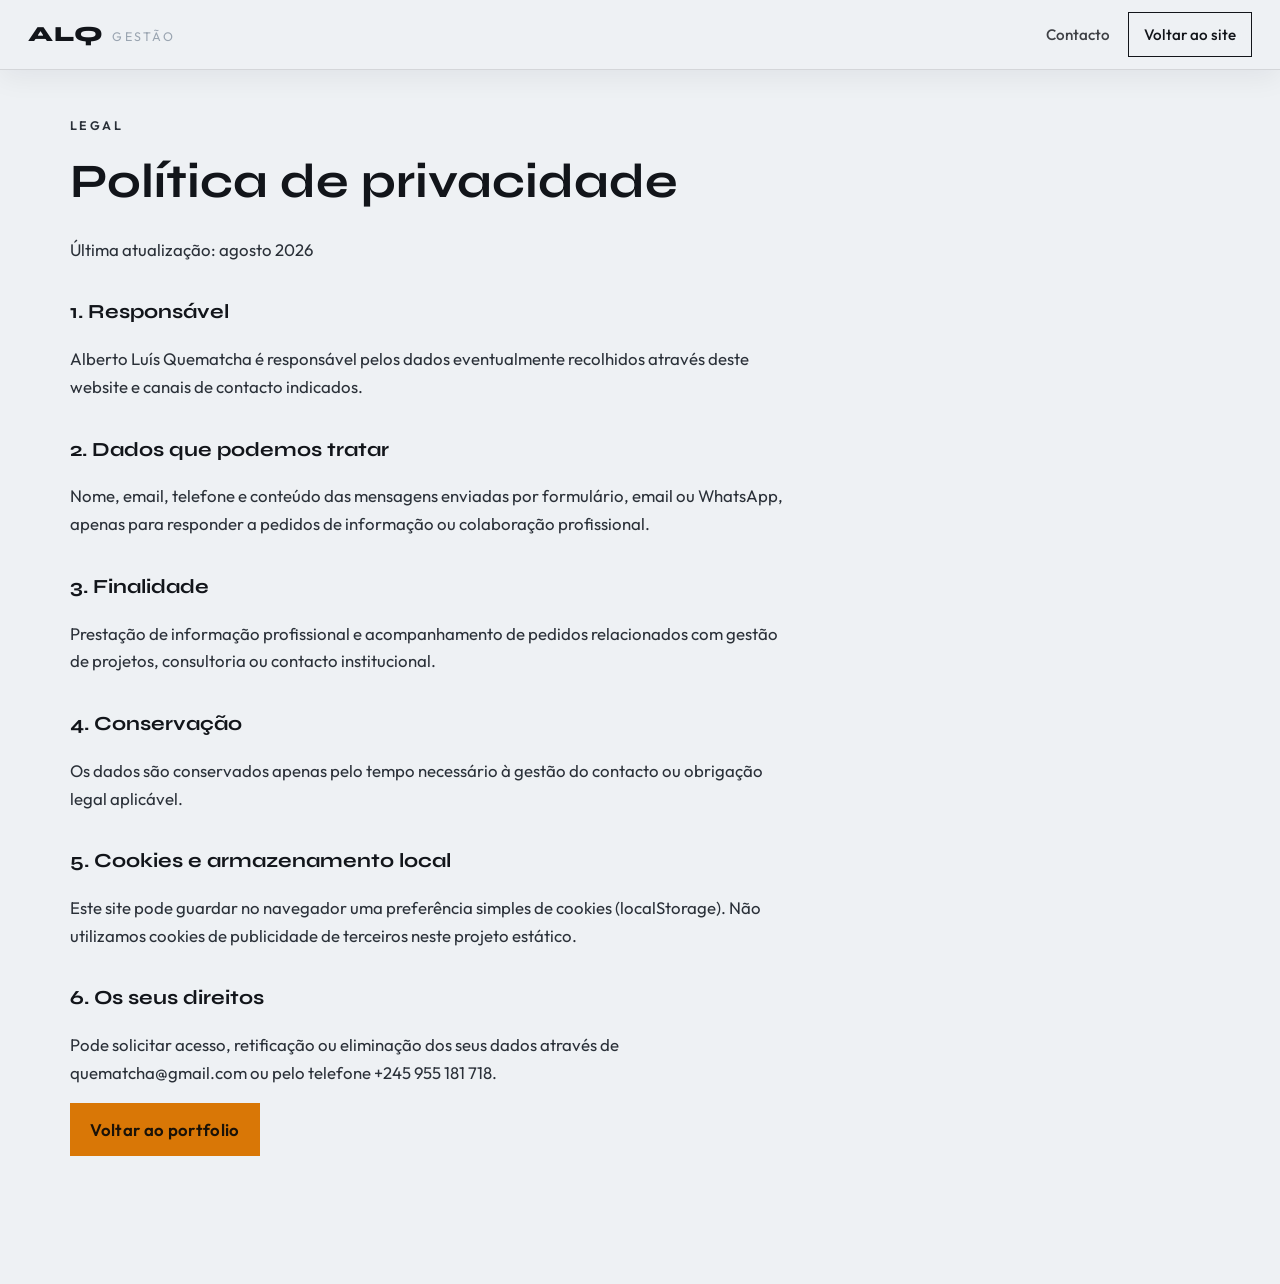
<file: privacidade.html>
<!DOCTYPE html>
<html lang="pt">
<head>
  <meta charset="UTF-8">
  <meta name="viewport" content="width=device-width, initial-scale=1.0, viewport-fit=cover">
  <meta name="description" content="Política de privacidade — Alberto Luís Quematcha">
  <title>Privacidade — Alberto Luís Quematcha</title>
  <link rel="icon" href="assets/favicon.svg" type="image/svg+xml">
  <link rel="preconnect" href="https://fonts.googleapis.com">
  <link rel="preconnect" href="https://fonts.gstatic.com" crossorigin>
  <link href="https://fonts.googleapis.com/css2?family=Outfit:wght@400;500;600&family=Syne:wght@700&display=swap" rel="stylesheet">
  <link rel="stylesheet" href="css/styles.css">
</head>
<body class="legal-page">
  <header class="site-header is-scrolled legal-header">
    <a class="logo" href="index.html" aria-label="Alberto Luís Quematcha — início">
      <span class="logo-mark">ALQ</span>
      <span class="logo-sub">Gestão</span>
    </a>
    <nav class="site-nav" aria-label="Principal">
      <a href="index.html#contacto">Contacto</a>
      <a href="index.html" class="nav-cta">Voltar ao site</a>
    </nav>
  </header>

  <main class="section legal-content">
    <div class="container">
      <p class="eyebrow">Legal</p>
      <h1>Política de privacidade</h1>
      <p class="section-lead">Última atualização: agosto 2026</p>

      <h2>1. Responsável</h2>
      <p>Alberto Luís Quematcha é responsável pelos dados eventualmente recolhidos através deste website e canais de contacto indicados.</p>

      <h2>2. Dados que podemos tratar</h2>
      <p>Nome, email, telefone e conteúdo das mensagens enviadas por formulário, email ou WhatsApp, apenas para responder a pedidos de informação ou colaboração profissional.</p>

      <h2>3. Finalidade</h2>
      <p>Prestação de informação profissional e acompanhamento de pedidos relacionados com gestão de projetos, consultoria ou contacto institucional.</p>

      <h2>4. Conservação</h2>
      <p>Os dados são conservados apenas pelo tempo necessário à gestão do contacto ou obrigação legal aplicável.</p>

      <h2>5. Cookies e armazenamento local</h2>
      <p>Este site pode guardar no navegador uma preferência simples de cookies (localStorage). Não utilizamos cookies de publicidade de terceiros neste projeto estático.</p>

      <h2>6. Os seus direitos</h2>
      <p>Pode solicitar acesso, retificação ou eliminação dos seus dados através de <a href="mailto:quematcha@gmail.com">quematcha@gmail.com</a> ou pelo telefone <a href="tel:+245955181718">+245 955 181 718</a>.</p>

      <p><a class="btn btn-primary" href="index.html">Voltar ao portfolio</a></p>
    </div>
  </main>
</body>
</html>
</file>
<file: css/styles.css>
:root {
  --ink: #12151a;
  --ink-soft: #2a3038;
  --paper: #eef1f4;
  --paper-dim: #dfe5eb;
  --mist: #9aa5b1;
  --line: rgba(18, 21, 26, 0.12);
  --accent: #d97706;
  --accent-deep: #b45309;
  --surface: rgba(255, 255, 255, 0.72);
  --shadow: 0 24px 60px rgba(18, 21, 26, 0.14);
  --radius: 2px;
  --font-display: "Syne", sans-serif;
  --font-body: "Outfit", sans-serif;
  --header-h: 4.25rem;
  --ease: cubic-bezier(0.22, 1, 0.36, 1);
  --space: clamp(1rem, 3.5vw, 1.75rem);
  --section-y: clamp(3.5rem, 9vw, 7rem);
  --container: min(1140px, calc(100% - (var(--space) * 2)));
  --safe-bottom: env(safe-area-inset-bottom, 0px);
  --safe-top: env(safe-area-inset-top, 0px);
}

*,
*::before,
*::after {
  box-sizing: border-box;
}

html {
  scroll-behavior: smooth;
  -webkit-text-size-adjust: 100%;
  text-size-adjust: 100%;
  scroll-padding-top: calc(var(--header-h) + var(--safe-top) + 0.75rem);
}

body {
  margin: 0;
  font-family: var(--font-body);
  font-weight: 400;
  font-size: clamp(0.95rem, 0.9rem + 0.25vw, 1.05rem);
  color: var(--ink);
  background:
    radial-gradient(1200px 600px at 10% -10%, rgba(217, 119, 6, 0.12), transparent 55%),
    radial-gradient(900px 500px at 100% 20%, rgba(42, 48, 56, 0.08), transparent 50%),
    linear-gradient(180deg, #f5f7f9 0%, var(--paper) 40%, #e8edf2 100%);
  background-attachment: fixed;
  line-height: 1.65;
  overflow-x: hidden;
  min-height: 100dvh;
  padding-left: env(safe-area-inset-left, 0px);
  padding-right: env(safe-area-inset-right, 0px);
}

img {
  max-width: 100%;
  height: auto;
  display: block;
}

a {
  color: inherit;
  text-decoration: none;
}

button,
input,
select,
textarea {
  font: inherit;
  color: inherit;
  max-width: 100%;
}

.noise {
  pointer-events: none;
  position: fixed;
  inset: 0;
  z-index: 50;
  opacity: 0.035;
  background-image: url("data:image/svg+xml,%3Csvg viewBox='0 0 200 200' xmlns='http://www.w3.org/2000/svg'%3E%3Cfilter id='n'%3E%3CfeTurbulence type='fractalNoise' baseFrequency='0.85' numOctaves='4' stitchTiles='stitch'/%3E%3C/filter%3E%3Crect width='100%25' height='100%25' filter='url(%23n)'/%3E%3C/svg%3E");
}

.container {
  width: var(--container);
  margin-inline: auto;
}

.site-header {
  position: fixed;
  inset: 0 0 auto;
  z-index: 40;
  display: flex;
  align-items: center;
  justify-content: space-between;
  gap: 1rem;
  padding: calc(0.75rem + var(--safe-top)) var(--space) 0.75rem;
  min-height: calc(var(--header-h) + var(--safe-top));
  backdrop-filter: blur(16px);
  -webkit-backdrop-filter: blur(16px);
  background: rgba(238, 241, 244, 0.78);
  border-bottom: 1px solid transparent;
  transition: border-color 0.3s var(--ease), background 0.3s var(--ease), box-shadow 0.3s var(--ease);
}

.site-header.is-scrolled {
  border-bottom-color: var(--line);
  background: rgba(238, 241, 244, 0.94);
  box-shadow: 0 8px 28px rgba(18, 21, 26, 0.06);
}

.logo {
  display: inline-flex;
  align-items: baseline;
  gap: 0.55rem;
}

.logo-mark {
  font-family: var(--font-display);
  font-weight: 800;
  font-size: 1.35rem;
  letter-spacing: 0.04em;
}

.logo-sub {
  font-size: 0.78rem;
  text-transform: uppercase;
  letter-spacing: 0.18em;
  color: var(--mist);
}

body.nav-open {
  overflow: hidden;
}

.site-nav {
  display: flex;
  align-items: center;
  flex-wrap: wrap;
  justify-content: flex-end;
  gap: 0.35rem 1.1rem;
}

.site-nav a {
  font-size: clamp(0.84rem, 0.8rem + 0.2vw, 0.95rem);
  font-weight: 500;
  opacity: 0.8;
  transition: opacity 0.2s ease, color 0.2s ease;
  white-space: nowrap;
}

.site-nav a:hover,
.site-nav a:focus-visible,
.site-nav a.is-active {
  opacity: 1;
  color: var(--accent-deep);
}

.skip-link {
  position: absolute;
  left: 1rem;
  top: -3rem;
  z-index: 100;
  padding: 0.65rem 1rem;
  background: var(--ink);
  color: #fff;
  font-weight: 600;
}

.skip-link:focus {
  top: 1rem;
}

.page-progress {
  position: fixed;
  top: 0;
  left: 0;
  z-index: 55;
  height: 3px;
  width: 0;
  background: linear-gradient(90deg, var(--accent), #f59e0b);
  pointer-events: none;
}

.nav-cta {
  padding: 0.55rem 0.95rem;
  border: 1px solid var(--ink);
  opacity: 1 !important;
  transition: background 0.25s var(--ease), color 0.25s var(--ease);
}

.nav-cta:hover,
.nav-cta:focus-visible {
  background: var(--ink);
  color: var(--paper) !important;
}

.nav-toggle {
  display: none;
  width: 2.5rem;
  height: 2.5rem;
  border: 0;
  background: transparent;
  padding: 0;
  cursor: pointer;
}

.nav-toggle span {
  display: block;
  width: 1.35rem;
  height: 2px;
  margin: 0.35rem auto;
  background: var(--ink);
  transition: transform 0.3s var(--ease), opacity 0.2s ease;
}

.nav-toggle[aria-expanded="true"] span:first-child {
  transform: translateY(4px) rotate(45deg);
}

.nav-toggle[aria-expanded="true"] span:last-child {
  transform: translateY(-4px) rotate(-45deg);
}

.hero {
  position: relative;
  min-height: 100vh;
  min-height: 100dvh;
  display: grid;
  align-items: end;
  color: #f4f6f8;
  overflow: hidden;
}

.hero-bg {
  position: absolute;
  inset: 0;
}

.hero-image {
  width: 100%;
  height: 100%;
  object-fit: cover;
  object-position: center;
  transform: scale(1.06);
  animation: heroZoom 18s var(--ease) forwards;
}

.hero-bg::after {
  content: "";
  position: absolute;
  inset: 0;
  background:
    linear-gradient(180deg, rgba(12, 16, 22, 0.4) 0%, rgba(12, 16, 22, 0.58) 45%, rgba(12, 16, 22, 0.9) 100%),
    linear-gradient(90deg, rgba(12, 16, 22, 0.55), transparent 55%);
}

.hero-grid {
  position: absolute;
  inset: 0;
  z-index: 1;
  background-image:
    linear-gradient(rgba(255, 255, 255, 0.05) 1px, transparent 1px),
    linear-gradient(90deg, rgba(255, 255, 255, 0.05) 1px, transparent 1px);
  background-size: clamp(48px, 8vw, 72px) clamp(48px, 8vw, 72px);
  mask-image: linear-gradient(180deg, rgba(0, 0, 0, 0.55), transparent 75%);
  pointer-events: none;
}

.hero-glow {
  position: absolute;
  width: min(40vw, 420px);
  height: min(40vw, 420px);
  right: -8%;
  bottom: 10%;
  border-radius: 50%;
  background: radial-gradient(circle, rgba(217, 119, 6, 0.35), transparent 65%);
  filter: blur(20px);
  z-index: 1;
  animation: glowPulse 6s ease-in-out infinite alternate;
}

.hero-content {
  position: relative;
  z-index: 2;
  width: var(--container);
  margin: 0 auto clamp(3.5rem, 8vw, 5.5rem);
  padding-top: calc(var(--header-h) + var(--safe-top) + clamp(2rem, 6vw, 3.5rem));
}

.brand-lockup {
  margin: 0 0 0.35rem;
  font-family: var(--font-display);
  font-weight: 800;
  font-size: clamp(3rem, 11vw, 7.5rem);
  line-height: 0.9;
  letter-spacing: -0.03em;
  animation: riseIn 0.9s var(--ease) both;
}

.hero-owner {
  margin: 0 0 1.1rem;
  font-size: clamp(0.85rem, 2vw, 1.15rem);
  font-weight: 500;
  letter-spacing: 0.08em;
  text-transform: uppercase;
  color: rgba(244, 246, 248, 0.78);
  animation: riseIn 0.9s 0.06s var(--ease) both;
}

.hero h1 {
  margin: 0 0 1rem;
  max-width: 20ch;
  font-family: var(--font-display);
  font-size: clamp(1.35rem, 3.2vw, 2.45rem);
  font-weight: 700;
  line-height: 1.18;
  letter-spacing: -0.02em;
  animation: riseIn 0.9s 0.12s var(--ease) both;
  text-wrap: balance;
}

.hero-lead {
  margin: 0 0 1.75rem;
  max-width: 42ch;
  font-size: clamp(0.98rem, 1.5vw, 1.1rem);
  color: rgba(244, 246, 248, 0.82);
  animation: riseIn 0.9s 0.22s var(--ease) both;
}

.hero-actions {
  display: flex;
  flex-wrap: wrap;
  gap: 0.75rem;
  animation: riseIn 0.9s 0.32s var(--ease) both;
}

.hero-scroll {
  position: absolute;
  z-index: 2;
  left: var(--space);
  bottom: calc(1.25rem + var(--safe-bottom));
  font-size: 0.72rem;
  letter-spacing: 0.22em;
  text-transform: uppercase;
  opacity: 0.7;
  animation: fadeFloat 2.4s ease-in-out infinite;
}

.btn {
  display: inline-flex;
  align-items: center;
  justify-content: center;
  gap: 0.45rem;
  min-height: 2.9rem;
  padding: 0.7rem 1.2rem;
  border: 1px solid transparent;
  cursor: pointer;
  font-weight: 600;
  letter-spacing: 0.02em;
  text-align: center;
  transition: transform 0.25s var(--ease), background 0.25s var(--ease), color 0.25s var(--ease), border-color 0.25s var(--ease);
  touch-action: manipulation;
}

.btn:hover,
.btn:focus-visible {
  transform: translateY(-2px);
}

.btn-primary {
  background: var(--accent);
  color: #1a1208;
  border-color: var(--accent);
}

.btn-primary:hover,
.btn-primary:focus-visible {
  background: #f59e0b;
  border-color: #f59e0b;
}

.btn-ghost {
  background: transparent;
  color: #f4f6f8;
  border-color: rgba(244, 246, 248, 0.45);
}

.btn-ghost:hover,
.btn-ghost:focus-visible {
  border-color: #f4f6f8;
  background: rgba(244, 246, 248, 0.08);
}

.btn-whatsapp {
  gap: 0.5rem;
  background: #128c7e;
  color: #fff;
  border-color: #128c7e;
}

.btn-whatsapp:hover,
.btn-whatsapp:focus-visible {
  background: #075e54;
  border-color: #075e54;
  color: #fff;
}

.section {
  padding: var(--section-y) 0;
}

.section-intro h2,
.about-grid h2,
.contact-copy h2 {
  margin: 0.35rem 0 0;
  font-family: var(--font-display);
  font-size: clamp(1.55rem, 3.4vw, 2.6rem);
  line-height: 1.15;
  letter-spacing: -0.02em;
  text-wrap: balance;
}

.eyebrow {
  margin: 0;
  font-size: 0.78rem;
  font-weight: 600;
  letter-spacing: 0.2em;
  text-transform: uppercase;
  color: var(--accent-deep);
}

.section-lead {
  margin: 0.9rem 0 0;
  max-width: 48ch;
  color: var(--ink-soft);
}

.about-grid {
  display: grid;
  grid-template-columns: minmax(0, 1fr) minmax(0, 1.15fr);
  gap: clamp(1.5rem, 5vw, 4rem);
  align-items: start;
}

.about-name {
  margin: 0 0 0.35rem !important;
  font-family: var(--font-display);
  font-size: 1.35rem;
  font-weight: 700;
  color: var(--ink) !important;
  letter-spacing: -0.01em;
}

.about-role {
  margin: 0 0 1rem !important;
  font-size: 0.92rem !important;
  font-weight: 600;
  letter-spacing: 0.06em;
  text-transform: uppercase;
  color: var(--accent-deep) !important;
}

.about-copy p {
  margin: 0 0 1rem;
  color: var(--ink-soft);
  font-size: 1.05rem;
}

.footer-owner {
  margin: 0.65rem 0 0 !important;
  font-weight: 600;
  color: var(--ink) !important;
  font-size: 0.98rem !important;
}

.timeline {
  margin-top: 2.5rem;
  display: grid;
  gap: 0;
  border-left: 2px solid var(--line);
  padding-left: 0;
}

.timeline-item {
  position: relative;
  padding: 1.5rem 0 1.5rem 1.75rem;
  border-bottom: 1px solid var(--line);
}

.timeline-item:last-child {
  border-bottom: 0;
}

.timeline-item::before {
  content: "";
  position: absolute;
  left: -0.45rem;
  top: 1.85rem;
  width: 0.7rem;
  height: 0.7rem;
  border-radius: 50%;
  background: var(--accent);
  box-shadow: 0 0 0 4px rgba(217, 119, 6, 0.2);
}

.timeline-date {
  display: block;
  margin-bottom: 0.4rem;
  font-size: 0.78rem;
  font-weight: 600;
  letter-spacing: 0.14em;
  text-transform: uppercase;
  color: var(--accent-deep);
}

.timeline-item h3 {
  margin: 0 0 0.25rem;
  font-family: var(--font-display);
  font-size: 1.2rem;
}

.timeline-org {
  margin: 0 0 0.65rem;
  font-weight: 600;
  color: var(--ink);
}

.timeline-item > p:last-child {
  margin: 0;
  color: var(--ink-soft);
}

.edu-grid {
  display: grid;
  grid-template-columns: repeat(2, minmax(0, 1fr));
  gap: 1.25rem;
  margin-top: 2.5rem;
}

.edu-card {
  padding: 1.5rem;
  border: 1px solid rgba(238, 241, 244, 0.18);
  background: rgba(255, 255, 255, 0.04);
}

.edu-year {
  display: block;
  margin-bottom: 0.65rem;
  font-size: 0.78rem;
  font-weight: 600;
  letter-spacing: 0.14em;
  text-transform: uppercase;
  color: var(--accent);
}

.edu-card h3 {
  margin: 0 0 0.65rem;
  font-family: var(--font-display);
  font-size: 1.15rem;
}

.edu-card p {
  margin: 0;
  color: rgba(238, 241, 244, 0.72);
}

.lang-block {
  margin-top: 2.5rem;
  padding-top: 2rem;
  border-top: 1px solid rgba(238, 241, 244, 0.18);
}

.lang-block h3 {
  margin: 0 0 1rem;
  font-family: var(--font-display);
  font-size: 1.2rem;
}

.lang-table {
  width: 100%;
  border-collapse: collapse;
  font-size: 0.95rem;
}

.lang-table th,
.lang-table td {
  padding: 0.75rem 0.85rem;
  text-align: left;
  border-bottom: 1px solid rgba(238, 241, 244, 0.14);
}

.lang-table th {
  color: var(--accent);
  font-weight: 600;
  font-size: 0.82rem;
  letter-spacing: 0.06em;
  text-transform: uppercase;
}

.lang-table td:first-child {
  color: rgba(238, 241, 244, 0.7);
}

.about-stats {
  display: grid;
  grid-template-columns: repeat(3, minmax(0, 1fr));
  gap: 1rem;
  margin: 2rem 0 0;
  padding: 1.4rem 0 0;
  border-top: 1px solid var(--line);
}

.about-stats dt {
  font-size: 0.78rem;
  color: var(--mist);
  margin-bottom: 0.35rem;
}

.about-stats dd {
  margin: 0;
  font-family: var(--font-display);
  font-size: clamp(1.8rem, 3vw, 2.4rem);
  font-weight: 700;
  letter-spacing: -0.03em;
}

.services {
  background:
    linear-gradient(180deg, rgba(18, 21, 26, 0.03), transparent 30%),
    linear-gradient(90deg, transparent, rgba(217, 119, 6, 0.05), transparent);
}

.service-list {
  list-style: none;
  margin: 2.5rem 0 0;
  padding: 0;
  display: grid;
  grid-template-columns: repeat(2, minmax(0, 1fr));
  gap: 1px;
  background: var(--line);
  border: 1px solid var(--line);
}

.service-item {
  margin: 0;
  padding: 1.75rem 1.5rem;
  background: rgba(255, 255, 255, 0.55);
  transition: background 0.3s var(--ease), transform 0.3s var(--ease);
}

.service-item:hover {
  background: #fff;
  transform: translateY(-3px);
}

.service-num {
  display: block;
  margin-bottom: 1.1rem;
  font-family: var(--font-display);
  font-weight: 700;
  color: var(--accent);
  letter-spacing: 0.06em;
}

.service-item h3 {
  margin: 0 0 0.55rem;
  font-family: var(--font-display);
  font-size: 1.25rem;
}

.service-item p {
  margin: 0;
  color: var(--ink-soft);
}

.projects-intro {
  display: flex;
  flex-wrap: wrap;
  justify-content: space-between;
  gap: 1.25rem;
  align-items: end;
  margin-bottom: 2rem;
}

.filter-bar {
  display: flex;
  flex-wrap: wrap;
  gap: 0.45rem;
}

.filter-btn {
  border: 1px solid var(--line);
  background: transparent;
  padding: 0.45rem 0.85rem;
  cursor: pointer;
  font-size: 0.88rem;
  font-weight: 500;
  transition: background 0.2s ease, border-color 0.2s ease, color 0.2s ease;
}

.filter-btn:hover,
.filter-btn.is-active {
  background: var(--ink);
  border-color: var(--ink);
  color: var(--paper);
}

.project-grid {
  display: grid;
  grid-template-columns: repeat(12, minmax(0, 1fr));
  gap: clamp(0.85rem, 2vw, 1.25rem);
}

.project-card {
  grid-column: span 4;
  position: relative;
  overflow: hidden;
  background: var(--ink);
  color: #f4f6f8;
  cursor: pointer;
  outline: none;
  min-width: 0;
  transition: transform 0.35s var(--ease), opacity 0.35s var(--ease), filter 0.35s var(--ease);
}

.project-card:nth-child(1),
.project-card:nth-child(6) {
  grid-column: span 8;
}

.project-card.is-hidden {
  display: none;
}

.project-media {
  aspect-ratio: 4 / 3;
  overflow: hidden;
}

.project-card:nth-child(1) .project-media,
.project-card:nth-child(6) .project-media {
  aspect-ratio: 16 / 10;
}

.project-media img {
  width: 100%;
  height: 100%;
  object-fit: cover;
  transition: transform 0.7s var(--ease);
}

.project-card:hover .project-media img,
.project-card:focus-visible .project-media img {
  transform: scale(1.06);
}

.project-meta {
  position: absolute;
  inset: auto 0 0;
  padding: clamp(1rem, 2.5vw, 1.35rem) clamp(0.9rem, 2vw, 1.25rem) 1.1rem;
  background: linear-gradient(180deg, transparent, rgba(10, 12, 16, 0.92));
  transform: translateY(0.35rem);
  transition: transform 0.35s var(--ease);
}

.project-card:hover .project-meta,
.project-card:focus-visible .project-meta {
  transform: translateY(0);
}

.project-meta span {
  display: block;
  margin-bottom: 0.35rem;
  font-size: 0.75rem;
  letter-spacing: 0.12em;
  text-transform: uppercase;
  color: rgba(244, 246, 248, 0.7);
}

.project-meta h3 {
  margin: 0 0 0.35rem;
  font-family: var(--font-display);
  font-size: 1.2rem;
}

.project-meta p {
  margin: 0;
  font-size: 0.92rem;
  color: rgba(244, 246, 248, 0.78);
  max-width: 40ch;
}

.process {
  background: var(--ink);
  color: #eef1f4;
}

.process .eyebrow {
  color: var(--accent);
}

.process-steps {
  list-style: none;
  margin: 2.5rem 0 0;
  padding: 0;
  display: grid;
  grid-template-columns: repeat(4, minmax(0, 1fr));
  gap: 1.25rem;
  counter-reset: step;
}

.process-steps li {
  position: relative;
  padding-top: 2.5rem;
  border-top: 1px solid rgba(238, 241, 244, 0.18);
  counter-increment: step;
}

.process-steps li::before {
  content: counter(step, decimal-leading-zero);
  position: absolute;
  top: 0.6rem;
  left: 0;
  font-family: var(--font-display);
  font-weight: 700;
  color: var(--accent);
}

.process-steps h3 {
  margin: 0 0 0.55rem;
  font-family: var(--font-display);
  font-size: 1.15rem;
}

.process-steps p {
  margin: 0;
  color: rgba(238, 241, 244, 0.72);
}

.filter-empty {
  margin: 1.5rem 0 0;
  color: var(--mist);
}

.testimonials {
  background:
    radial-gradient(700px 280px at 80% 0%, rgba(217, 119, 6, 0.1), transparent 60%),
    linear-gradient(180deg, rgba(18, 21, 26, 0.02), transparent);
}

.testimonial-slider {
  margin-top: 2.5rem;
  max-width: 760px;
}

.testimonial {
  display: none;
  margin: 0;
  padding: 1.75rem 0;
  border-top: 1px solid var(--line);
}

.testimonial.is-active {
  display: block;
  animation: riseIn 0.55s var(--ease);
}

.testimonial blockquote {
  margin: 0 0 1.25rem;
  font-family: var(--font-display);
  font-size: clamp(1.25rem, 2.4vw, 1.7rem);
  line-height: 1.35;
  letter-spacing: -0.01em;
}

.testimonial figcaption {
  display: grid;
  gap: 0.15rem;
}

.testimonial figcaption span {
  color: var(--mist);
  font-size: 0.92rem;
}

.slider-controls {
  display: flex;
  align-items: center;
  gap: 0.75rem;
  margin-top: 0.5rem;
}

.slider-btn {
  width: 2.5rem;
  height: 2.5rem;
  border: 1px solid var(--line);
  background: transparent;
  cursor: pointer;
  font-size: 1.35rem;
  line-height: 1;
}

.slider-btn:hover,
.slider-btn:focus-visible {
  border-color: var(--ink);
  background: var(--ink);
  color: var(--paper);
}

.slider-dots {
  display: flex;
  gap: 0.4rem;
}

.slider-dot {
  width: 0.55rem;
  height: 0.55rem;
  border: 0;
  border-radius: 50%;
  background: var(--paper-dim);
  cursor: pointer;
  padding: 0;
}

.slider-dot.is-active {
  background: var(--accent);
}

.faq-grid {
  display: grid;
  grid-template-columns: minmax(0, 0.85fr) minmax(0, 1.15fr);
  gap: clamp(1.5rem, 5vw, 4rem);
  align-items: start;
}

.accordion {
  display: grid;
  gap: 0.65rem;
}

.accordion-item {
  border: 1px solid var(--line);
  background: rgba(255, 255, 255, 0.55);
  padding: 0 1.1rem;
}

.accordion-item summary {
  cursor: pointer;
  list-style: none;
  padding: 1.1rem 0;
  font-family: var(--font-display);
  font-weight: 700;
  font-size: 1.05rem;
}

.accordion-item summary::-webkit-details-marker {
  display: none;
}

.accordion-item summary::after {
  content: "+";
  float: right;
  color: var(--accent-deep);
  font-weight: 700;
}

.accordion-item[open] summary::after {
  content: "–";
}

.accordion-item p {
  margin: 0 0 1.1rem;
  color: var(--ink-soft);
}

.contact-grid {
  display: grid;
  grid-template-columns: minmax(0, 0.95fr) minmax(0, 1.05fr);
  gap: clamp(1.5rem, 5vw, 4rem);
  align-items: start;
}

.contact-details {
  list-style: none;
  margin: 2rem 0 0;
  padding: 0;
  display: grid;
  gap: 1rem;
}

.contact-details li {
  display: grid;
  gap: 0.2rem;
  padding-bottom: 1rem;
  border-bottom: 1px solid var(--line);
}

.contact-details span:first-child {
  font-size: 0.75rem;
  letter-spacing: 0.14em;
  text-transform: uppercase;
  color: var(--mist);
}

.contact-details a:hover,
.contact-details a:focus-visible {
  color: var(--accent-deep);
}

.contact-form {
  display: grid;
  gap: 1rem;
  padding: 1.5rem;
  background: var(--surface);
  border: 1px solid var(--line);
  backdrop-filter: blur(8px);
  box-shadow: var(--shadow);
}

.field {
  display: grid;
  gap: 0.4rem;
}

.field label {
  font-size: 0.85rem;
  font-weight: 500;
}

.field input,
.field select,
.field textarea {
  width: 100%;
  border: 1px solid var(--line);
  background: rgba(255, 255, 255, 0.85);
  padding: 0.75rem 0.85rem;
  border-radius: var(--radius);
  outline: none;
  transition: border-color 0.2s ease, box-shadow 0.2s ease;
}

.field input:focus,
.field select:focus,
.field textarea:focus {
  border-color: var(--accent);
  box-shadow: 0 0 0 3px rgba(217, 119, 6, 0.18);
}

.field textarea {
  resize: vertical;
  min-height: 130px;
}

.field-row {
  display: grid;
  grid-template-columns: repeat(2, minmax(0, 1fr));
  gap: 1rem;
}

.form-actions {
  display: flex;
  flex-wrap: wrap;
  gap: 0.75rem;
}

.form-actions .btn {
  flex: 1 1 12rem;
}

.form-hint {
  margin: 0;
  font-size: 0.85rem;
  color: var(--mist);
}

.form-status {
  min-height: 1.25rem;
  margin: 0;
  font-size: 0.92rem;
  color: var(--accent-deep);
}

.contact-channels {
  margin-top: 1.5rem;
}

.site-footer {
  border-top: 1px solid var(--line);
  padding: 2.5rem 0 2rem;
}

.footer-grid {
  display: grid;
  grid-template-columns: minmax(0, 1.2fr) minmax(0, 1fr) minmax(0, 1fr);
  gap: 1.5rem;
  margin-bottom: 1.75rem;
}

.footer-tagline {
  margin: 0.75rem 0 0;
  max-width: 28ch;
}

.footer-nav,
.footer-social {
  display: grid;
  gap: 0.55rem;
  align-content: start;
}

.footer-nav a:hover,
.footer-social a:hover,
.footer-nav a:focus-visible,
.footer-social a:focus-visible {
  color: var(--accent-deep);
}

.footer-bottom {
  display: flex;
  flex-wrap: wrap;
  gap: 1rem;
  justify-content: space-between;
  align-items: center;
  padding-top: 1.25rem;
  border-top: 1px solid var(--line);
}

.site-footer p {
  margin: 0;
  color: var(--mist);
  font-size: 0.9rem;
}

.back-top {
  font-size: 0.88rem;
  font-weight: 600;
  letter-spacing: 0.04em;
}

.back-top:hover,
.back-top:focus-visible {
  color: var(--accent-deep);
}

.whatsapp-fab {
  position: fixed;
  right: max(1rem, env(safe-area-inset-right));
  bottom: max(1rem, calc(1rem + var(--safe-bottom)));
  z-index: 45;
  display: inline-flex;
  align-items: center;
  gap: 0.55rem;
  min-height: 3.4rem;
  padding: 0.7rem 1rem 0.7rem 0.85rem;
  border-radius: 999px;
  background: #25d366;
  color: #053b1d;
  font-weight: 700;
  box-shadow: 0 14px 30px rgba(7, 94, 84, 0.35);
  transition: transform 0.25s var(--ease), box-shadow 0.25s var(--ease);
  touch-action: manipulation;
}

.whatsapp-fab:hover,
.whatsapp-fab:focus-visible {
  transform: translateY(-3px) scale(1.02);
  box-shadow: 0 18px 36px rgba(7, 94, 84, 0.42);
  color: #042e17;
}

.whatsapp-fab-label {
  font-size: 0.92rem;
}

.cookie-banner {
  position: fixed;
  left: 1rem;
  right: 1rem;
  bottom: 1rem;
  z-index: 48;
  display: flex;
  flex-wrap: wrap;
  gap: 1rem;
  align-items: center;
  justify-content: space-between;
  max-width: 720px;
  margin-inline: auto;
  padding: 1rem 1.15rem;
  background: #fff;
  border: 1px solid var(--line);
  box-shadow: var(--shadow);
}

.cookie-banner[hidden] {
  display: none !important;
}

.cookie-banner p {
  margin: 0;
  flex: 1;
  min-width: 220px;
  font-size: 0.92rem;
  color: var(--ink-soft);
}

.cookie-banner a {
  text-decoration: underline;
}

.lightbox {
  position: fixed;
  inset: 0;
  z-index: 60;
  display: grid;
  place-items: center;
  align-content: center;
  gap: 0.5rem;
  padding: max(1rem, env(safe-area-inset-top)) max(1rem, env(safe-area-inset-right)) max(1rem, env(safe-area-inset-bottom)) max(1rem, env(safe-area-inset-left));
  background: rgba(10, 12, 16, 0.92);
  backdrop-filter: blur(6px);
  overflow-y: auto;
}

.lightbox[hidden] {
  display: none !important;
}

.lightbox img {
  max-width: min(1000px, 100%);
  max-height: 68vh;
  object-fit: contain;
  box-shadow: var(--shadow);
}

.lightbox-caption {
  margin-top: 1rem;
  color: #eef1f4;
  text-align: center;
  max-width: 52ch;
}

.lightbox-caption strong {
  display: block;
  font-family: var(--font-display);
  font-size: 1.2rem;
  margin-bottom: 0.35rem;
}

.lightbox-caption p {
  margin: 0;
  color: rgba(238, 241, 244, 0.75);
  font-size: 0.95rem;
}

.lightbox-close {
  position: absolute;
  top: 1rem;
  right: 1rem;
  width: 2.75rem;
  height: 2.75rem;
  border: 1px solid rgba(255, 255, 255, 0.3);
  background: transparent;
  color: #fff;
  font-size: 1.6rem;
  cursor: pointer;
}

.legal-page {
  background: var(--paper);
}

.legal-content {
  padding-top: calc(var(--header-h) + 3rem);
}

.legal-content h1 {
  margin: 0.35rem 0 0.5rem;
  font-family: var(--font-display);
  font-size: clamp(2rem, 4vw, 3rem);
}

.legal-content h2 {
  margin: 2rem 0 0.6rem;
  font-family: var(--font-display);
  font-size: 1.25rem;
}

.legal-content p {
  color: var(--ink-soft);
  max-width: 65ch;
}

.reveal {
  opacity: 0;
  transform: translateY(28px);
  transition: opacity 0.7s var(--ease), transform 0.7s var(--ease);
}

.reveal.is-visible {
  opacity: 1;
  transform: none;
}

@keyframes riseIn {
  from {
    opacity: 0;
    transform: translateY(28px);
  }
  to {
    opacity: 1;
    transform: none;
  }
}

@keyframes heroZoom {
  from {
    transform: scale(1.08);
  }
  to {
    transform: scale(1);
  }
}

@keyframes glowPulse {
  from {
    opacity: 0.55;
    transform: scale(0.92);
  }
  to {
    opacity: 1;
    transform: scale(1.05);
  }
}

@keyframes fadeFloat {
  0%,
  100% {
    opacity: 0.4;
    transform: translateY(0);
  }
  50% {
    opacity: 0.9;
    transform: translateY(4px);
  }
}

@media (max-width: 1100px) {
  body {
    background-attachment: scroll;
  }

  body.nav-open::before {
    content: "";
    position: fixed;
    inset: 0;
    z-index: 35;
    background: rgba(12, 16, 22, 0.35);
  }

  .nav-toggle {
    display: inline-flex;
    flex-direction: column;
    justify-content: center;
    align-items: center;
  }

  .site-nav {
    position: fixed;
    top: calc(var(--header-h) + var(--safe-top));
    left: 0;
    right: 0;
    display: none;
    flex-direction: column;
    align-items: stretch;
    flex-wrap: nowrap;
    gap: 0;
    padding: 0.5rem var(--space) 1.25rem;
    background: rgba(238, 241, 244, 0.98);
    border-bottom: 1px solid var(--line);
    max-height: calc(100dvh - var(--header-h) - var(--safe-top));
    overflow-y: auto;
    box-shadow: 0 16px 40px rgba(18, 21, 26, 0.1);
  }

  .site-nav.is-open {
    display: flex;
  }

  .site-nav a {
    padding: 0.9rem 0.15rem;
    border-bottom: 1px solid var(--line);
    white-space: normal;
    font-size: 1rem;
  }

  .nav-cta {
    margin-top: 0.85rem;
    text-align: center;
    border-bottom: 1px solid var(--ink) !important;
  }

  .process-steps {
    grid-template-columns: repeat(2, minmax(0, 1fr));
  }
}

@media (max-width: 960px) {
  .about-grid,
  .contact-grid,
  .faq-grid,
  .footer-grid,
  .edu-grid {
    grid-template-columns: 1fr;
  }

  .service-list {
    grid-template-columns: 1fr;
  }

  .project-card,
  .project-card:nth-child(1),
  .project-card:nth-child(6) {
    grid-column: span 6;
  }

  .project-meta {
    transform: none;
  }

  .process-steps li {
    padding-top: 2.2rem;
  }

  .about-stats {
    grid-template-columns: repeat(3, minmax(0, 1fr));
  }

  .site-header.legal-header .site-nav {
    position: static;
    display: flex;
    flex-direction: row;
    max-height: none;
    overflow: visible;
    padding: 0;
    background: transparent;
    border: 0;
    box-shadow: none;
    gap: 0.75rem;
  }

  .site-header.legal-header .site-nav a {
    padding: 0.45rem 0.7rem;
    border: 0;
    font-size: 0.9rem;
  }

  .site-header.legal-header .nav-cta {
    margin-top: 0;
  }
}

@media (max-width: 720px) {
  .about-stats,
  .field-row,
  .process-steps {
    grid-template-columns: 1fr;
  }

  .lang-table {
    display: block;
    width: 100%;
    overflow-x: auto;
    -webkit-overflow-scrolling: touch;
  }

  .lang-table th,
  .lang-table td {
    white-space: nowrap;
  }

  .project-card,
  .project-card:nth-child(1),
  .project-card:nth-child(6) {
    grid-column: span 12;
  }

  .project-card:nth-child(1) .project-media,
  .project-card:nth-child(6) .project-media,
  .project-media {
    aspect-ratio: 16 / 11;
  }

  .hero-content {
    margin-bottom: clamp(3rem, 10vw, 4rem);
  }

  .hero-actions .btn {
    flex: 1 1 100%;
  }

  .hero-scroll {
    display: none;
  }

  .projects-intro {
    align-items: stretch;
  }

  .filter-bar {
    width: 100%;
  }

  .filter-btn {
    flex: 1 1 auto;
    text-align: center;
    min-height: 2.5rem;
  }

  .footer-bottom {
    flex-direction: column;
    align-items: flex-start;
  }

  .whatsapp-fab-label {
    position: absolute;
    width: 1px;
    height: 1px;
    overflow: hidden;
    clip: rect(0 0 0 0);
  }

  .whatsapp-fab {
    width: 3.4rem;
    height: 3.4rem;
    min-height: 3.4rem;
    padding: 0;
    justify-content: center;
    border-radius: 50%;
  }

  .cookie-banner {
    bottom: calc(5rem + var(--safe-bottom));
    left: max(0.75rem, env(safe-area-inset-left));
    right: max(0.75rem, env(safe-area-inset-right));
  }

  .contact-form {
    padding: 1.15rem;
  }

  .timeline-item {
    padding-left: 1.35rem;
  }

  .testimonial blockquote {
    font-size: clamp(1.1rem, 4.5vw, 1.35rem);
  }

  .lightbox img {
    max-height: 55vh;
  }
}

@media (max-width: 480px) {
  .logo-sub {
    display: none;
  }

  .brand-lockup {
    font-size: clamp(2.6rem, 18vw, 3.4rem);
  }

  .about-stats {
    gap: 0.85rem;
  }

  .about-stats dd {
    font-size: clamp(1.5rem, 8vw, 2rem);
  }

  .form-actions .btn {
    flex-basis: 100%;
  }

  .accordion-item {
    position: relative;
  }

  .accordion-item summary {
    font-size: 1rem;
    padding-right: 1.5rem;
  }

  .accordion-item summary::after {
    float: none;
    position: absolute;
    right: 1.1rem;
  }
}

@media (hover: none) {
  .project-meta {
    transform: none;
  }

  .btn:hover,
  .btn:focus-visible,
  .whatsapp-fab:hover,
  .whatsapp-fab:focus-visible {
    transform: none;
  }
}

@media (prefers-reduced-motion: reduce) {
  html {
    scroll-behavior: auto;
  }

  *,
  *::before,
  *::after {
    animation: none !important;
    transition: none !important;
  }

  .reveal {
    opacity: 1;
    transform: none;
  }
}
</file>
